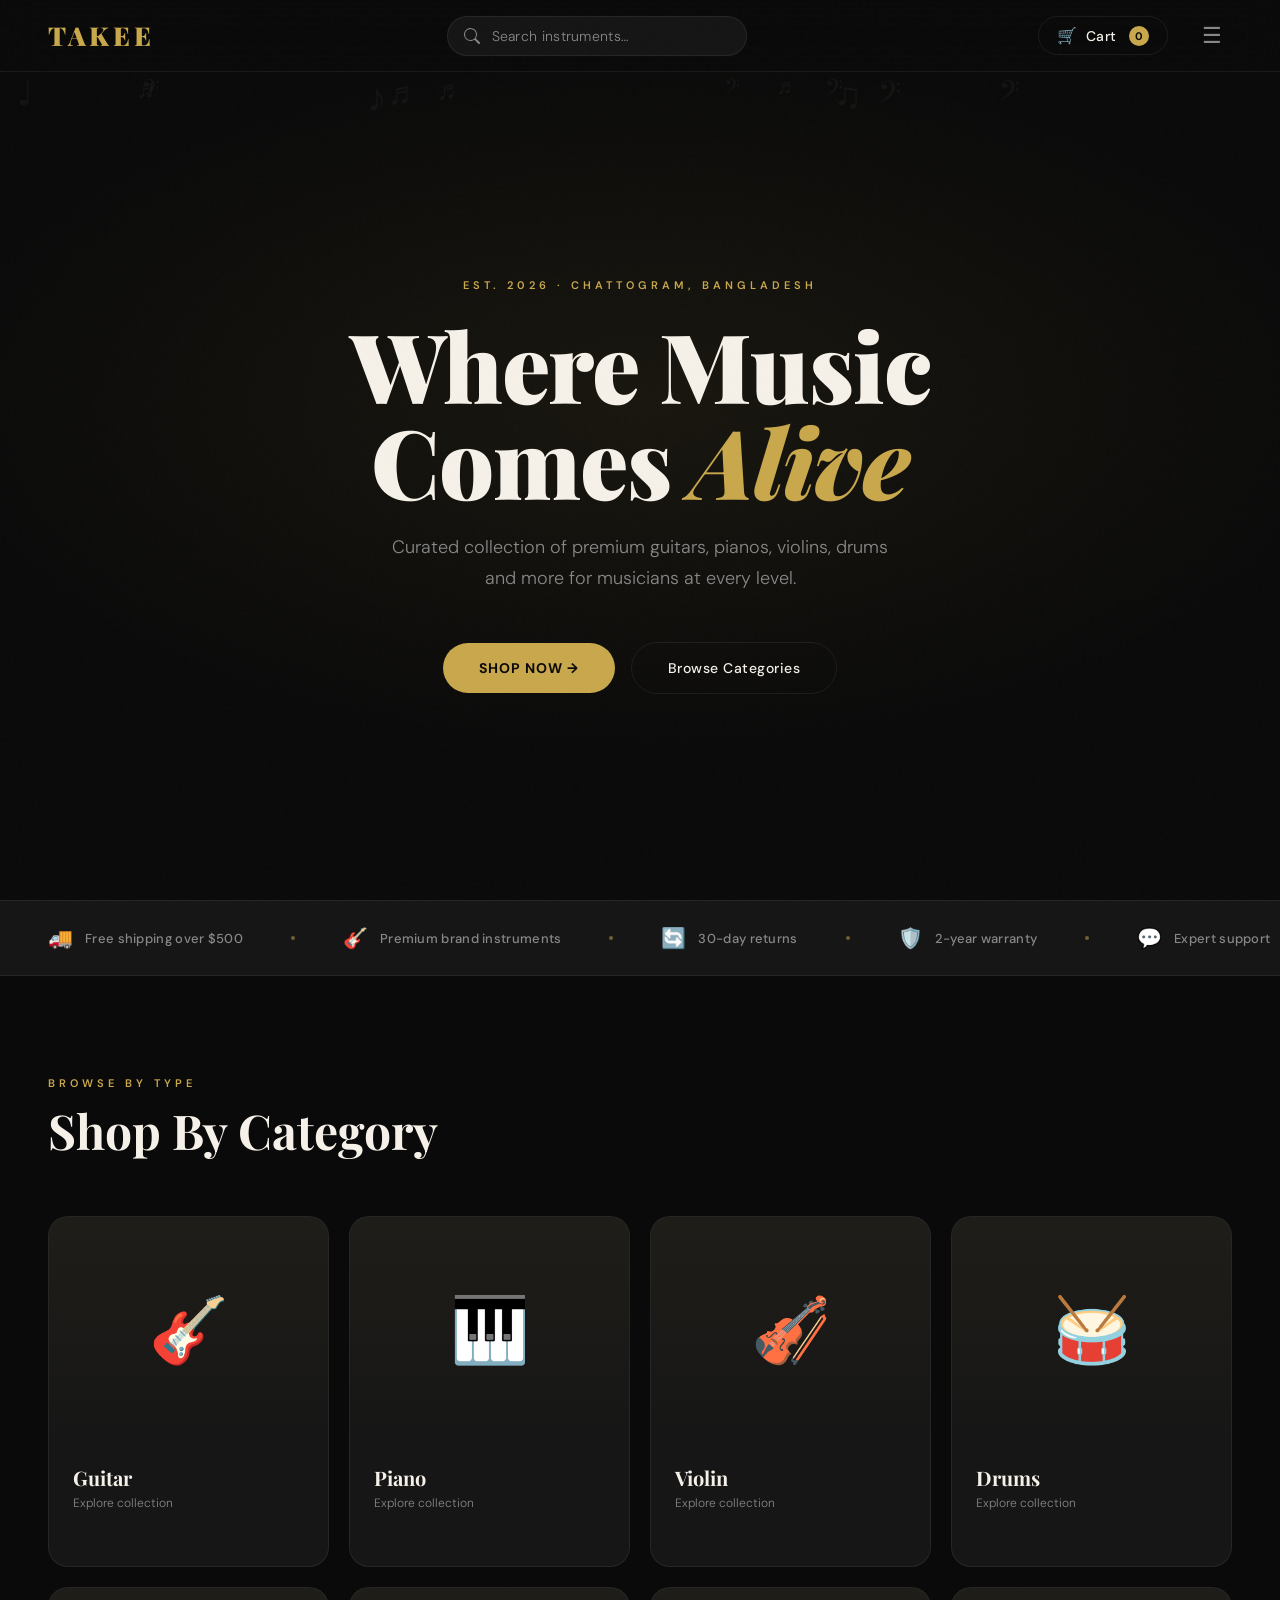
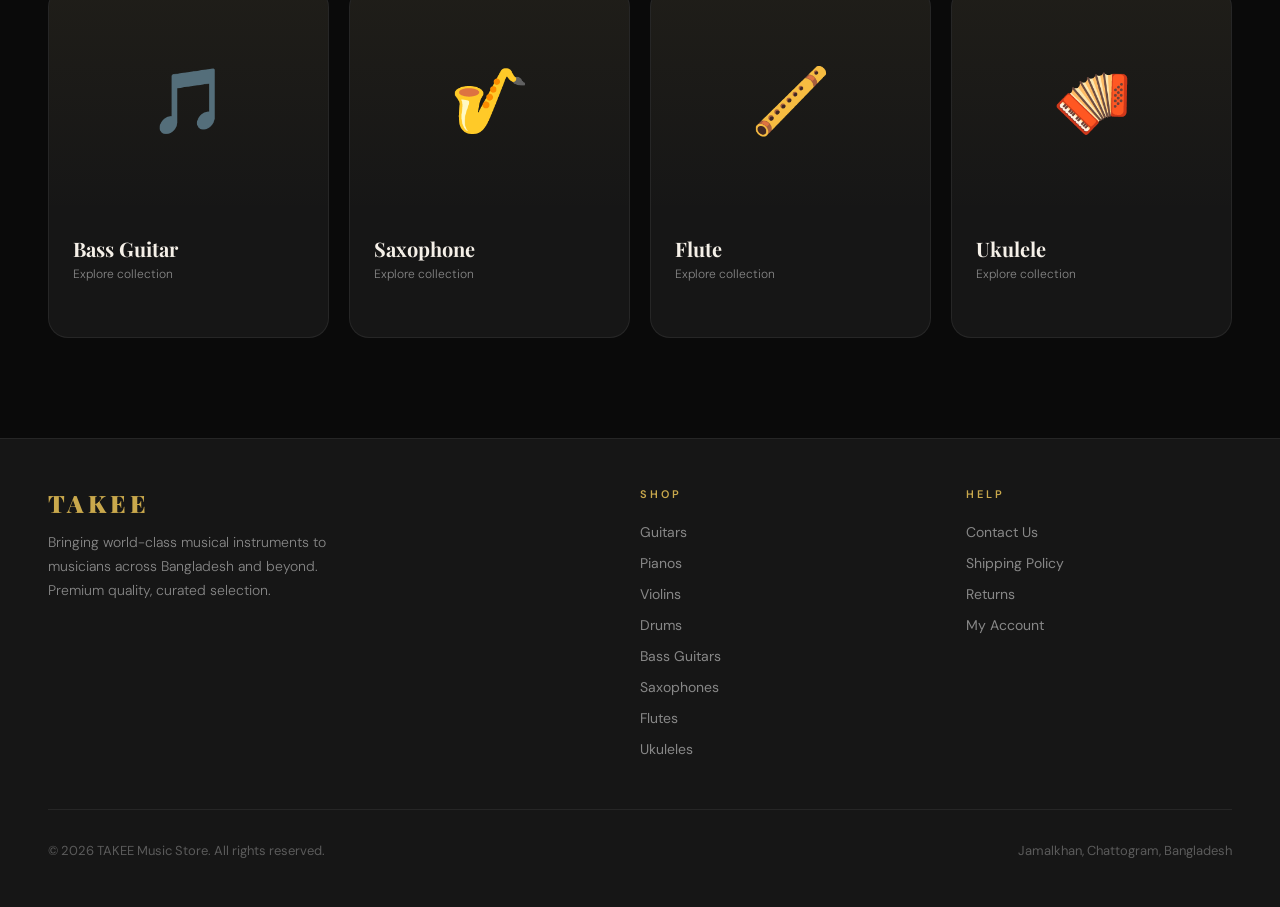
<file: index.html>
<!DOCTYPE html>
<html lang="en">
<head>
  <meta charset="UTF-8">
  <meta name="viewport" content="width=device-width, initial-scale=1.0">
  <title>TAKEE — Premium Musical Instruments</title>
  <link rel="stylesheet" href="css/style.css">
</head>
<body>

<!-- Navbar injected here by navbar-include.js -->
<div id="navbarMount"></div>

<!-- HERO -->
<section class="hero">
  <div class="hero-bg"></div>
  <div class="hero-notes" id="heroNotes"></div>

  <div class="hero-label">Est. 2026 · Chattogram, Bangladesh</div>
  <h1>Where Music<br>Comes <em>Alive</em></h1>
  <p>Curated collection of premium guitars, pianos, violins, drums and more for musicians at every level.</p>

  <div class="hero-cta">
    <button class="shop-btn" onclick="navigate('products.html')">Shop Now →</button>
    <button class="btn-ghost" onclick="document.getElementById('categories').scrollIntoView({behavior:'smooth'})">Browse Categories</button>
  </div>
</section>

<!-- FEATURED STRIP -->
<div class="featured-strip">
  <div class="strip-item"><span class="strip-icon">🚚</span><span class="strip-text">Free shipping over $500</span></div>
  <div class="strip-divider"></div>
  <div class="strip-item"><span class="strip-icon">🎸</span><span class="strip-text">Premium brand instruments</span></div>
  <div class="strip-divider"></div>
  <div class="strip-item"><span class="strip-icon">🔄</span><span class="strip-text">30-day returns</span></div>
  <div class="strip-divider"></div>
  <div class="strip-item"><span class="strip-icon">🛡️</span><span class="strip-text">2-year warranty</span></div>
  <div class="strip-divider"></div>
  <div class="strip-item"><span class="strip-icon">💬</span><span class="strip-text">Expert support</span></div>
</div>

<!-- CATEGORIES -->
<section class="category-section" id="categories">
  <div class="section-header">
    <div class="section-label">Browse by type</div>
    <h2 class="section-title">Shop By Category</h2>
  </div>

  <div class="category-grid" id="categoryGridHome">
    <!-- Injected by JS below so icons/links are consistent -->
  </div>
</section>

<!-- FOOTER -->
<footer>
  <div class="footer-grid">
    <div class="footer-brand">
      <h3>TAKEE</h3>
      <p>Bringing world-class musical instruments to musicians across Bangladesh and beyond. Premium quality, curated selection.</p>
    </div>
    <div class="footer-col">
      <h4>Shop</h4>
      <ul>
        <li><a href="javascript:void(0)" onclick="navigate('products.html?category=guitar')">Guitars</a></li>
        <li><a href="javascript:void(0)" onclick="navigate('products.html?category=piano')">Pianos</a></li>
        <li><a href="javascript:void(0)" onclick="navigate('products.html?category=violin')">Violins</a></li>
        <li><a href="javascript:void(0)" onclick="navigate('products.html?category=drum')">Drums</a></li>
        <li><a href="javascript:void(0)" onclick="navigate('products.html?category=bass')">Bass Guitars</a></li>
        <li><a href="javascript:void(0)" onclick="navigate('products.html?category=saxophone')">Saxophones</a></li>
        <li><a href="javascript:void(0)" onclick="navigate('products.html?category=flute')">Flutes</a></li>
        <li><a href="javascript:void(0)" onclick="navigate('products.html?category=ukulele')">Ukuleles</a></li>
      </ul>
    </div>
    <div class="footer-col">
      <h4>Help</h4>
      <ul>
        <li><a href="javascript:void(0)" onclick="navigate('contact.html')">Contact Us</a></li>
        <li><a href="javascript:void(0)">Shipping Policy</a></li>
        <li><a href="javascript:void(0)">Returns</a></li>
        <li><a href="javascript:void(0)" onclick="navigate('login.html')">My Account</a></li>
      </ul>
    </div>
  </div>
  <div class="footer-bottom">
    <span>© 2026 TAKEE Music Store. All rights reserved.</span>
    <span>Jamalkhan, Chattogram, Bangladesh</span>
  </div>
</footer>

<div class="toast" id="toast">
  <span class="toast-icon">✅</span>
  <span id="toastMsg">Added to cart!</span>
</div>

<script src="js/navbar-include.js"></script>
<script src="js/products.js"></script>
<script src="js/cart.js"></script>
<script src="js/navbar.js"></script>
<script>
  // Build category grid from categoryMeta
  const catGrid = document.getElementById('categoryGridHome');
  Object.entries(categoryMeta).forEach(([key, meta]) => {
    const card = document.createElement('div');
    card.className = 'category-card';
    card.innerHTML = `
      <div class="category-overlay"></div>
      <div class="category-icon">${meta.icon}</div>
      <div class="category-info"><h3>${meta.label}</h3><p>Explore collection</p></div>`;
    card.onclick = () => navigate('products.html?category=' + key);
    catGrid.appendChild(card);
  });

  // Floating music notes
  const notes = ['♩','♪','♫','♬','𝄞','𝄢'];
  const noteContainer = document.getElementById('heroNotes');
  for (let i = 0; i < 12; i++) {
    const el = document.createElement('span');
    el.className = 'note';
    el.textContent = notes[Math.floor(Math.random() * notes.length)];
    el.style.left = Math.random() * 100 + '%';
    el.style.animationDuration = (10 + Math.random() * 15) + 's';
    el.style.animationDelay = Math.random() * 10 + 's';
    el.style.fontSize = (16 + Math.random() * 24) + 'px';
    noteContainer.appendChild(el);
  }
</script>
</body>
</html>
</file>
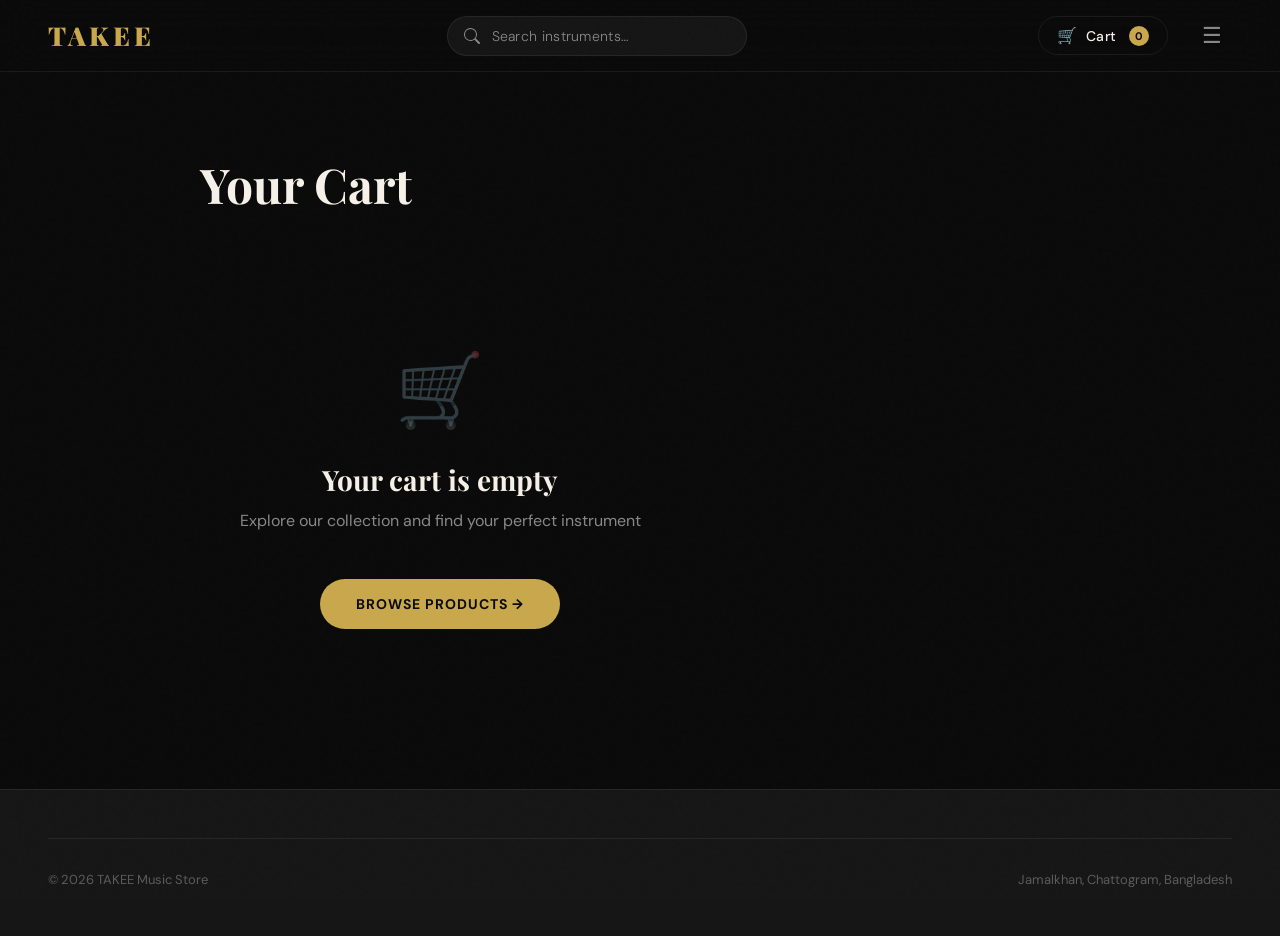
<file: cart.html>
<!DOCTYPE html>
<html lang="en">
<head>
  <meta charset="UTF-8">
  <meta name="viewport" content="width=device-width, initial-scale=1.0">
  <title>Cart — TAKEE Music Store</title>
  <link rel="stylesheet" href="css/style.css">
</head>
<body>

<div id="navbarMount"></div>

<section class="cart-page">
  <h1>Your Cart</h1>

  <div class="cart-layout">
    <div id="cartItemsContainer"></div>

    <div class="cart-summary" id="cartSummary">
      <h2>Order Summary</h2>
      <div class="summary-row">
        <span>Subtotal</span>
        <span id="subtotalPrice">$0</span>
      </div>
      <div class="summary-row">
        <span>Shipping</span>
        <span id="shippingCost">Free</span>
      </div>
      <div class="summary-row total">
        <span>Total</span>
        <span id="totalPrice">$0</span>
      </div>
      <button class="add-cart" onclick="proceedCheckout()">Proceed to Checkout →</button>
      <button class="add-cart secondary" onclick="clearCart()">Clear Cart</button>
    </div>
  </div>
</section>

<footer>
  <div class="footer-bottom" style="max-width:1300px;margin:0 auto">
    <span>© 2026 TAKEE Music Store</span>
    <span>Jamalkhan, Chattogram, Bangladesh</span>
  </div>
</footer>

<div class="toast" id="toast">
  <span class="toast-icon">🗑️</span>
  <span id="toastMsg">Item removed</span>
</div>

<script src="js/navbar-include.js"></script>
<script src="js/products.js"></script>
<script src="js/cart.js"></script>
<script src="js/navbar.js"></script>
</body>
</html>
</file>
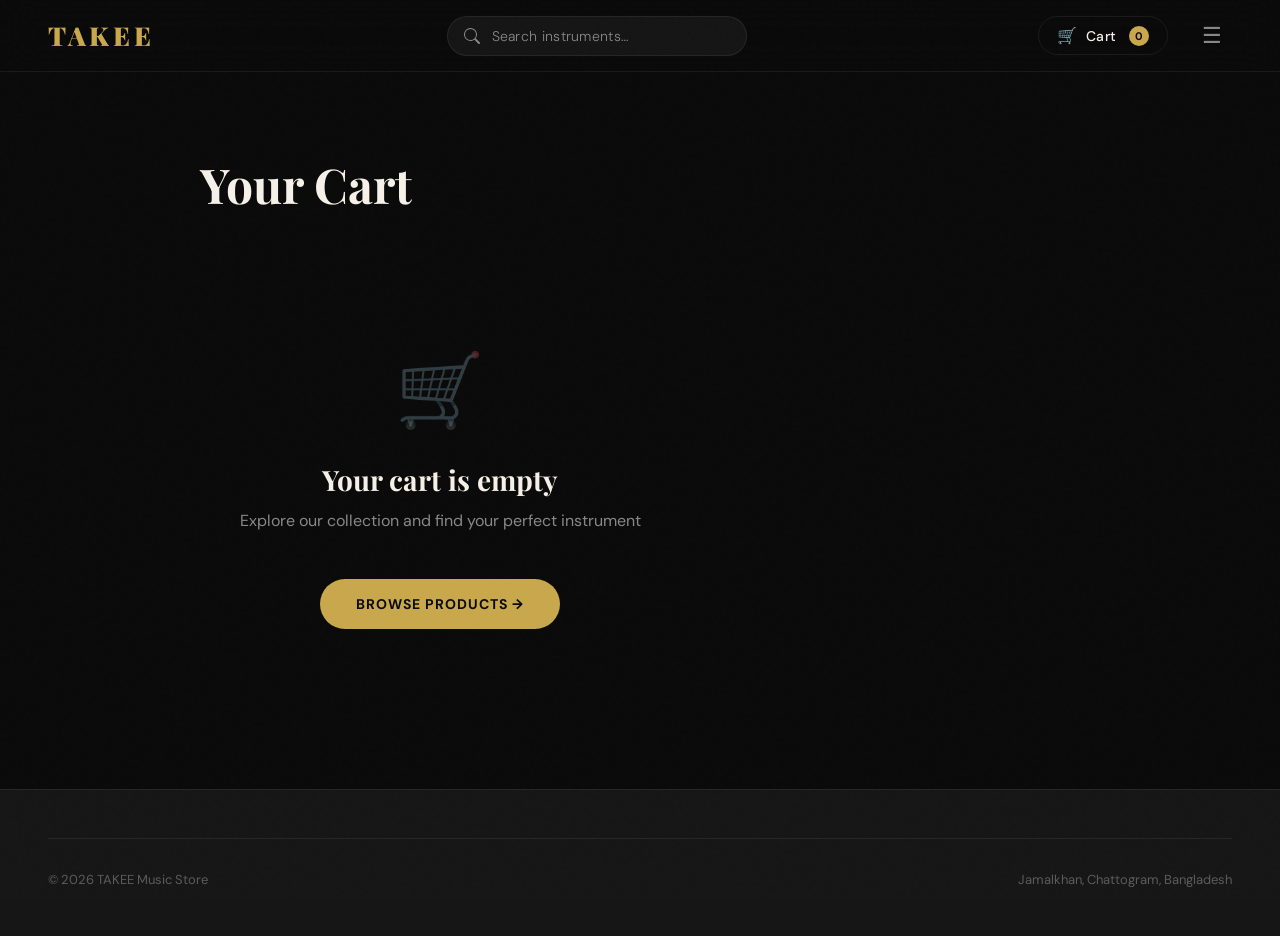
<file: checkout.html>
<!DOCTYPE html>
<html lang="en">
<head>
  <meta charset="UTF-8">
  <meta name="viewport" content="width=device-width, initial-scale=1.0">
  <title>Checkout — TAKEE Music Store</title>
  <link rel="stylesheet" href="css/style.css">
</head>
<body>

<div id="navbarMount"></div>

<section class="checkout-page">
  <h1>Checkout</h1>

  <div class="checkout-grid">
    <div>
      <div class="checkout-section">
        <h2>Shipping Information</h2>
        <div class="form-row">
          <div class="form-group">
            <label>First Name</label>
            <input type="text" id="chkFirstName" placeholder="John" autocomplete="given-name">
          </div>
          <div class="form-group">
            <label>Last Name</label>
            <input type="text" id="chkLastName" placeholder="Doe" autocomplete="family-name">
          </div>
        </div>
        <div class="form-group full">
          <label>Email Address</label>
          <input type="email" id="chkEmail" placeholder="you@example.com" autocomplete="email">
        </div>
        <div class="form-group full">
          <label>Street Address</label>
          <input type="text" id="chkAddress" placeholder="123 Main Street" autocomplete="street-address">
        </div>
        <div class="form-row">
          <div class="form-group">
            <label>City</label>
            <input type="text" id="chkCity" placeholder="Chattogram" autocomplete="address-level2">
          </div>
          <div class="form-group">
            <label>Phone</label>
            <input type="tel" id="chkPhone" placeholder="+880 1700 000000" autocomplete="tel">
          </div>
        </div>
      </div>

      <div class="checkout-section">
        <h2>Payment Method</h2>
        <div style="display:flex;flex-direction:column;gap:12px">
          <label style="display:flex;align-items:center;gap:12px;padding:16px;border:1px solid var(--border);border-radius:var(--radius);cursor:pointer;transition:0.2s" onmouseover="this.style.borderColor='var(--gold)'" onmouseout="this.style.borderColor='var(--border)'">
            <input type="radio" name="payment" value="cod" checked style="accent-color:var(--gold)">
            <span>💵</span>
            <div><div style="font-weight:500;font-size:14px">Cash on Delivery</div><div style="font-size:12px;color:var(--muted)">Pay when your order arrives</div></div>
          </label>
          <label style="display:flex;align-items:center;gap:12px;padding:16px;border:1px solid var(--border);border-radius:var(--radius);cursor:pointer;transition:0.2s" onmouseover="this.style.borderColor='var(--gold)'" onmouseout="this.style.borderColor='var(--border)'">
            <input type="radio" name="payment" value="bkash" style="accent-color:var(--gold)">
            <span>📱</span>
            <div><div style="font-weight:500;font-size:14px">bKash</div><div style="font-size:12px;color:var(--muted)">Mobile payment</div></div>
          </label>
          <label style="display:flex;align-items:center;gap:12px;padding:16px;border:1px solid var(--border);border-radius:var(--radius);cursor:pointer;transition:0.2s" onmouseover="this.style.borderColor='var(--gold)'" onmouseout="this.style.borderColor='var(--border)'">
            <input type="radio" name="payment" value="card" style="accent-color:var(--gold)">
            <span>💳</span>
            <div><div style="font-weight:500;font-size:14px">Credit / Debit Card</div><div style="font-size:12px;color:var(--muted)">Visa, Mastercard accepted</div></div>
          </label>
        </div>
      </div>

      <button onclick="placeOrder()" class="add-cart"
        style="width:100%;justify-content:center;padding:18px;font-size:15px;border-radius:var(--radius)">
        Confirm Order ✓
      </button>
    </div>

    <div class="order-summary-box">
      <h2>Order Summary</h2>
      <div id="orderSummary"></div>
      <div style="width:100%;height:1px;background:var(--border);margin:16px 0"></div>
      <div class="summary-row"><span>Subtotal</span><span id="subtotalDisplay">$0</span></div>
      <div class="summary-row"><span>Shipping</span><span>Free</span></div>
      <div class="summary-row total"><span>Total</span><span id="totalPrice">$0</span></div>
    </div>
  </div>
</section>

<footer>
  <div class="footer-bottom" style="max-width:1300px;margin:0 auto">
    <span>© 2026 TAKEE Music Store</span>
    <span>Jamalkhan, Chattogram, Bangladesh</span>
  </div>
</footer>

<script src="js/navbar-include.js"></script>
<script src="js/products.js"></script>
<script src="js/navbar.js"></script>
<script>
  // Auth guard
  const loggedUser = JSON.parse(localStorage.getItem('loggedUser') || localStorage.getItem('user') || 'null');
  if (!loggedUser) { sessionStorage.setItem('loginRedirect','checkout.html'); window.location.href='login.html'; }

  // Pre-fill from account
  if (loggedUser) {
    const fn = document.getElementById('chkFirstName');
    const em = document.getElementById('chkEmail');
    if (fn && loggedUser.firstName) fn.value = loggedUser.firstName;
    if (em && loggedUser.email)     em.value = loggedUser.email;
    const ln = document.getElementById('chkLastName');
    if (ln && loggedUser.lastName)  ln.value = loggedUser.lastName;
  }

  const cart = JSON.parse(localStorage.getItem('cart') || '[]');
  if (cart.length === 0) { window.location.href = 'cart.html'; }

  const container = document.getElementById('orderSummary');
  let total = 0;
  cart.forEach(item => {
    total += item.price;
    const icon = (typeof getCatIcon==='function') ? getCatIcon(item.category) : '🎵';
    const fallback=`data:image/svg+xml,%3Csvg xmlns='http://www.w3.org/2000/svg' width='52' height='40'%3E%3Crect width='52' height='40' fill='%23161616'/%3E%3Ctext x='50%25' y='50%25' dominant-baseline='middle' text-anchor='middle' font-size='20'%3E${encodeURIComponent(icon)}%3C/text%3E%3C/svg%3E`;
    container.innerHTML += `
      <div class="order-item">
        <img src="${item.image}" alt="${item.name}" onerror="this.onerror=null;this.src='${fallback}'">
        <div class="order-item-info">
          <div class="order-item-name">${item.name}</div>
          <div class="order-item-cat">${item.category}</div>
        </div>
        <div class="order-item-price">$${item.price.toLocaleString()}</div>
      </div>`;
  });
  document.getElementById('totalPrice').textContent    = '$' + total.toLocaleString();
  document.getElementById('subtotalDisplay').textContent = '$' + total.toLocaleString();

  function placeOrder() {
    const firstName = document.getElementById('chkFirstName').value.trim();
    const email     = document.getElementById('chkEmail').value.trim();
    const address   = document.getElementById('chkAddress').value.trim();
    if (!firstName || !email || !address) {
      alert('Please fill in First Name, Email, and Address.'); return;
    }
    localStorage.removeItem('cart');
    window.location.href = 'order-success.html';
  }
</script>
</body>
</html>
</file>
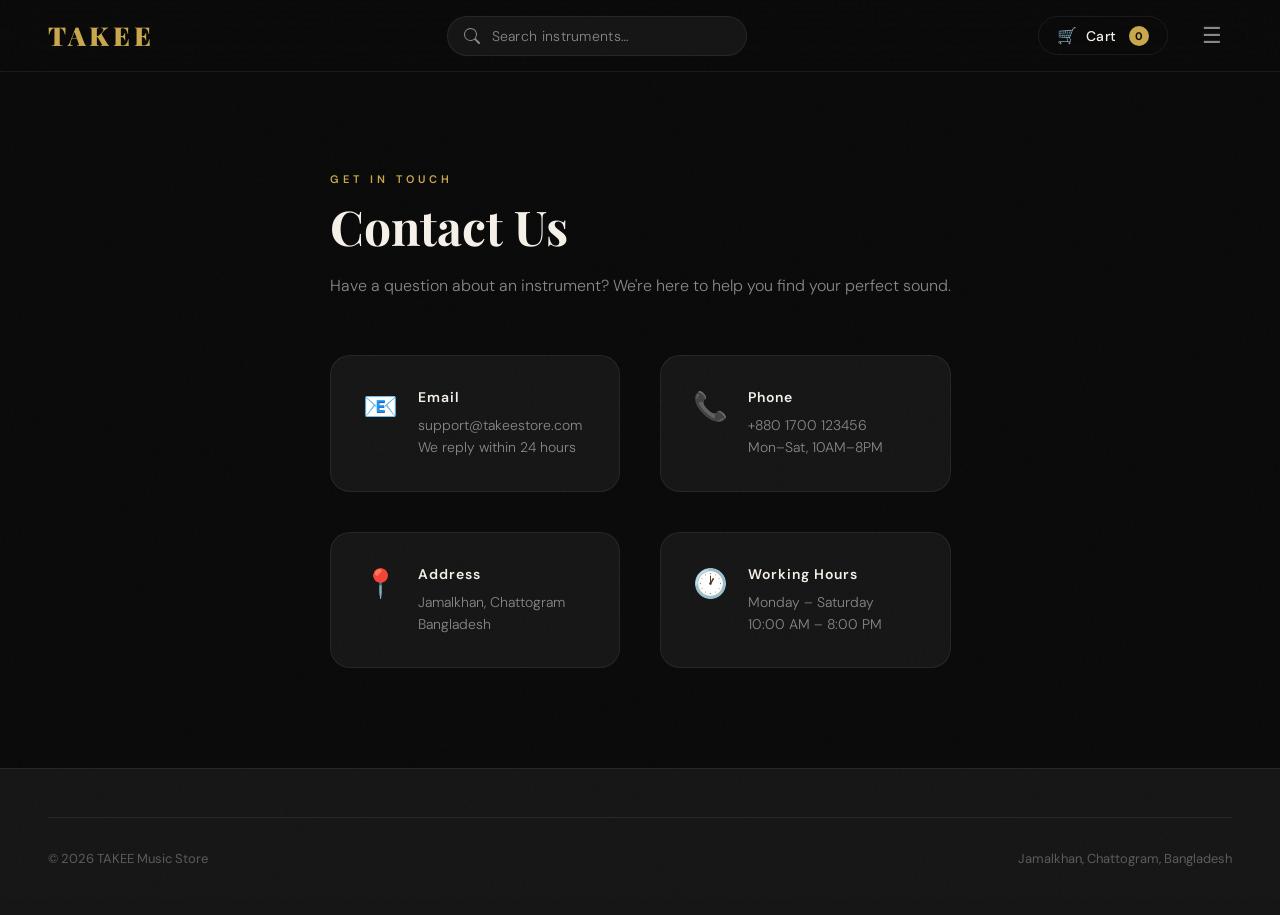
<file: contact.html>
<!DOCTYPE html>
<html lang="en">
<head>
  <meta charset="UTF-8">
  <meta name="viewport" content="width=device-width, initial-scale=1.0">
  <title>Contact — TAKEE Music Store</title>
  <link rel="stylesheet" href="css/style.css">
</head>
<body>

<div id="navbarMount"></div>

<section class="contact-page">
  <div class="section-label">Get in Touch</div>
  <h1 class="section-title">Contact Us</h1>
  <p style="color:var(--muted);font-size:16px;font-weight:300;margin-top:16px;line-height:1.7">
    Have a question about an instrument? We're here to help you find your perfect sound.
  </p>

  <div class="contact-grid">
    <div class="contact-card">
      <div class="contact-icon">📧</div>
      <div class="contact-info">
        <h3>Email</h3>
        <p>support@takeestore.com<br>We reply within 24 hours</p>
      </div>
    </div>
    <div class="contact-card">
      <div class="contact-icon">📞</div>
      <div class="contact-info">
        <h3>Phone</h3>
        <p>+880 1700 123456<br>Mon–Sat, 10AM–8PM</p>
      </div>
    </div>
    <div class="contact-card">
      <div class="contact-icon">📍</div>
      <div class="contact-info">
        <h3>Address</h3>
        <p>Jamalkhan, Chattogram<br>Bangladesh</p>
      </div>
    </div>
    <div class="contact-card">
      <div class="contact-icon">🕐</div>
      <div class="contact-info">
        <h3>Working Hours</h3>
        <p>Monday – Saturday<br>10:00 AM – 8:00 PM</p>
      </div>
    </div>
  </div>
</section>

<footer>
  <div class="footer-bottom" style="max-width:1300px;margin:0 auto">
    <span>© 2026 TAKEE Music Store</span>
    <span>Jamalkhan, Chattogram, Bangladesh</span>
  </div>
</footer>

<div class="toast" id="toast">
  <span class="toast-icon">✅</span>
  <span id="toastMsg"></span>
</div>

<script src="js/navbar-include.js"></script>
<script src="js/navbar.js"></script>
</body>
</html>
</file>
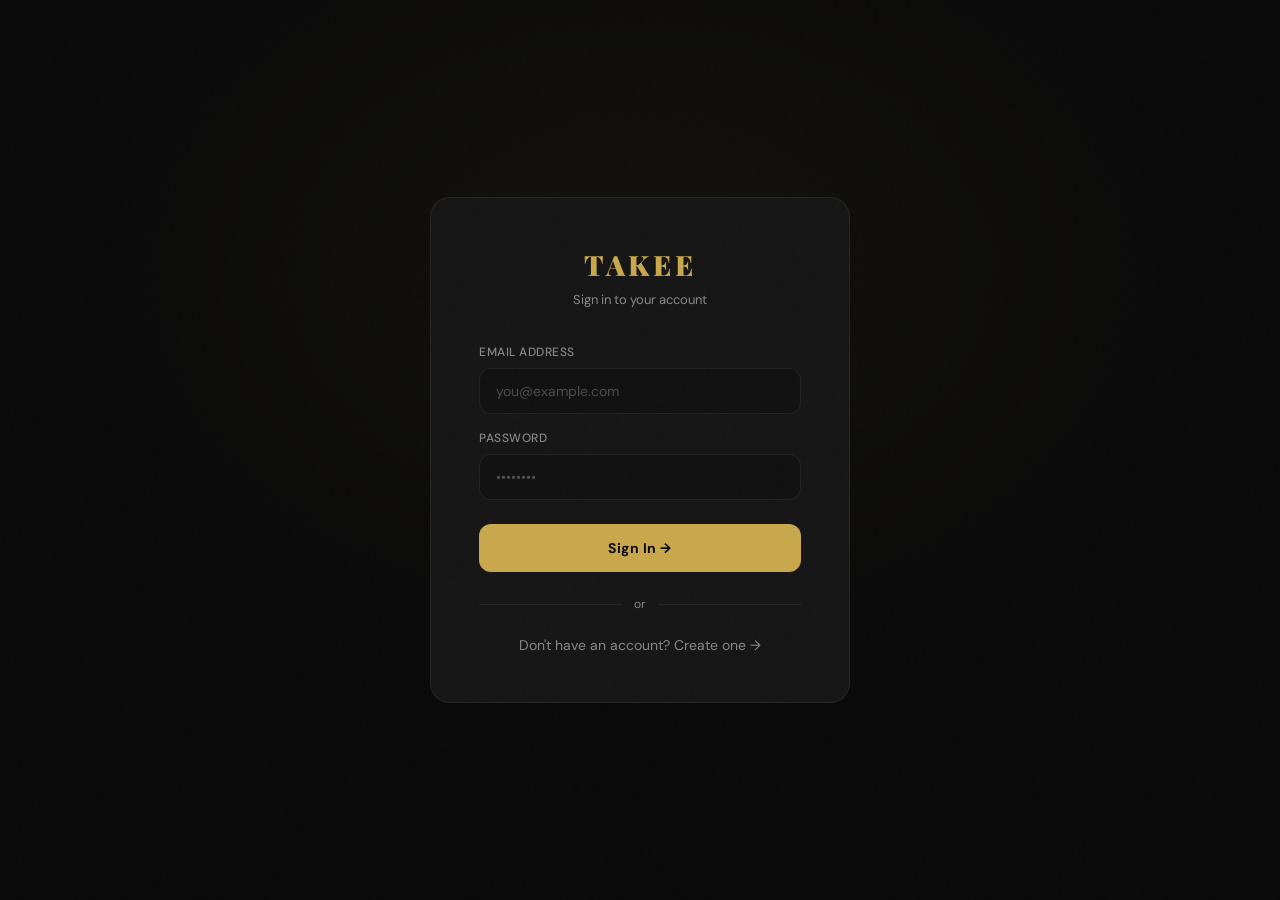
<file: login.html>
<!DOCTYPE html>
<html lang="en">
<head>
  <meta charset="UTF-8">
  <meta name="viewport" content="width=device-width, initial-scale=1.0">
  <title>Login — TAKEE Music Store</title>
  <link rel="stylesheet" href="css/style.css">
</head>
<body>
<div class="auth-page">
  <div class="auth-box">
    <div class="auth-logo">TAKEE</div>
    <div class="auth-subtitle">Sign in to your account</div>

    <!-- autocomplete="off" on the form prevents browser from filling username into email -->
    <div autocomplete="off">
      <div class="form-group">
        <label>Email Address</label>
        <input id="loginEmail" type="email" placeholder="you@example.com" autocomplete="email">
      </div>

      <div class="form-group">
        <label>Password</label>
        <input id="loginPassword" type="password" placeholder="••••••••" autocomplete="current-password">
      </div>
    </div>

    <button onclick="loginUser()" class="add-cart">Sign In →</button>

    <div class="auth-divider"><span>or</span></div>

    <div class="auth-footer">
      Don't have an account?
      <span class="auth-link" onclick="navigate('signup.html')">Create one →</span>
    </div>
  </div>
</div>

<script src="js/auth.js"></script>
</body>
</html>
</file>
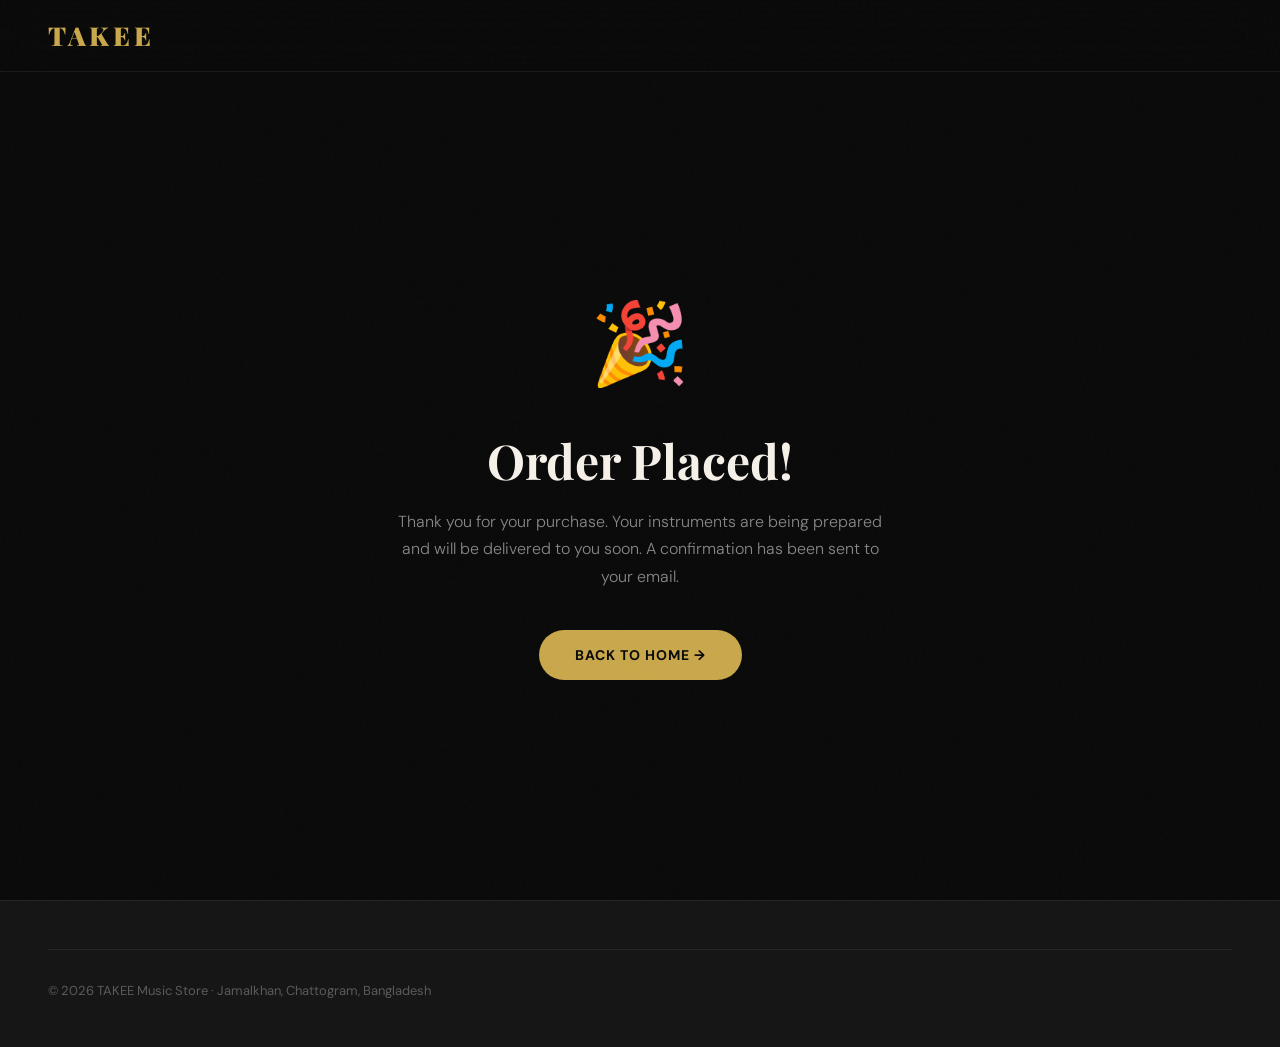
<file: order-success.html>
<!DOCTYPE html>
<html lang="en">
<head>
  <meta charset="UTF-8">
  <meta name="viewport" content="width=device-width, initial-scale=1.0">
  <title>Order Placed — TAKEE Music Store</title>
  <link rel="stylesheet" href="css/style.css">
</head>
<body>

<header class="navbar">
  <a href="index.html" class="logo">TAKEE</a>
</header>

<section class="success-page">
  <div class="success-box">
    <div class="success-icon">🎉</div>
    <h1>Order Placed!</h1>
    <p>
      Thank you for your purchase. Your instruments are being prepared and will be delivered to you soon. A confirmation has been sent to your email.
    </p>
    <a href="index.html" class="shop-btn">Back to Home →</a>
  </div>
</section>

<footer>
  <div class="footer-bottom" style="max-width:1300px;margin:0 auto;text-align:center">
    <span>© 2026 TAKEE Music Store · Jamalkhan, Chattogram, Bangladesh</span>
  </div>
</footer>
</body>
</html>
</file>
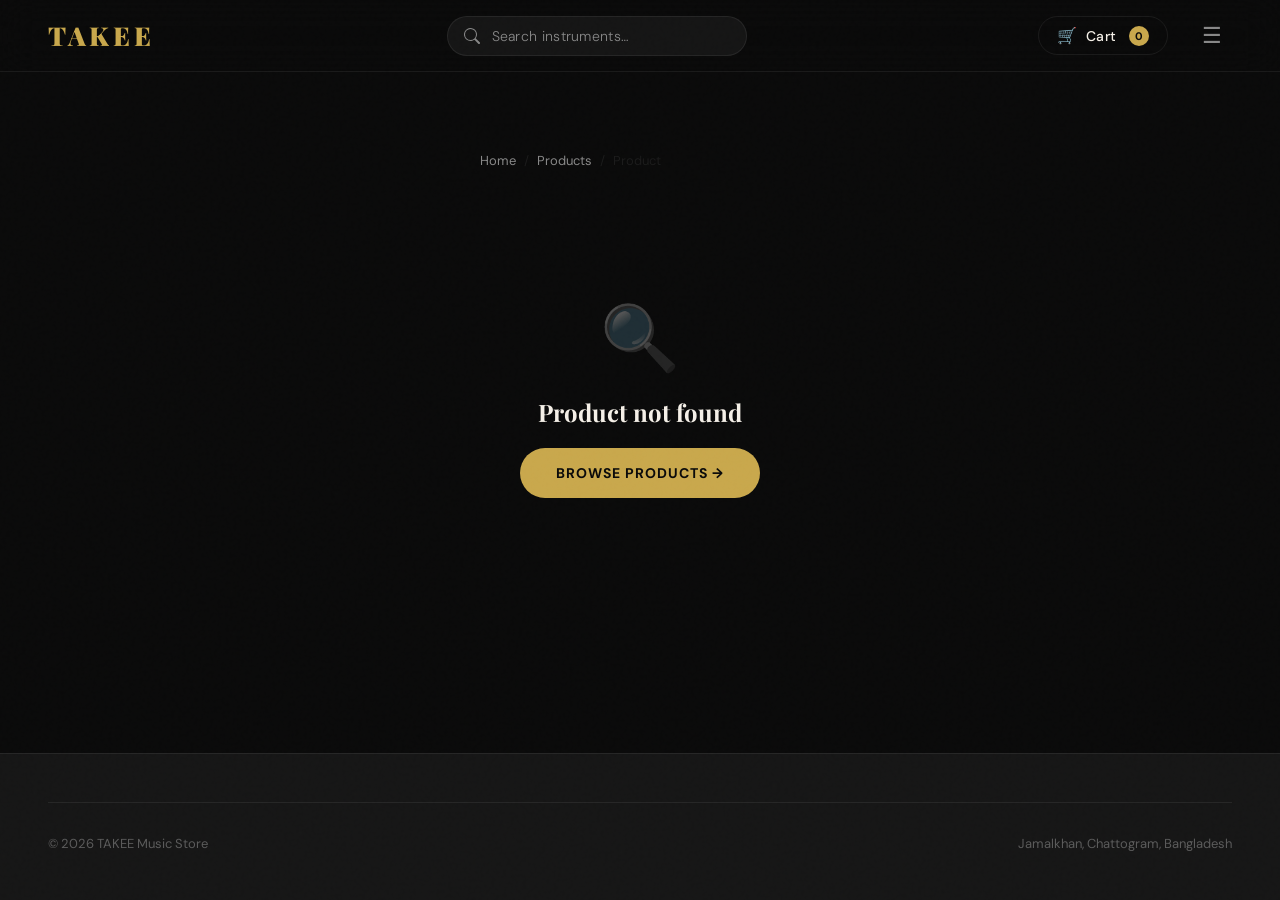
<file: product.html>
<!DOCTYPE html>
<html lang="en">
<head>
  <meta charset="UTF-8">
  <meta name="viewport" content="width=device-width, initial-scale=1.0">
  <title>Product — TAKEE Music Store</title>
  <link rel="stylesheet" href="css/style.css">
</head>
<body>

<div id="navbarMount"></div>

<section class="product-page">
  <div class="breadcrumb">
    <a href="javascript:void(0)" onclick="navigate('index.html')">Home</a>
    <span>/</span>
    <a href="javascript:void(0)" onclick="navigate('products.html')">Products</a>
    <span>/</span>
    <span id="breadcrumbName">Product</span>
  </div>

  <div class="product-detail">
    <div class="product-gallery">
      <img id="productImage" src="" alt="Product">
    </div>

    <div class="product-info">
      <div class="product-category" id="productCategory"></div>
      <h1 id="productName"></h1>
      <div class="product-rating" id="productRating"></div>
      <div class="price-tag" id="productPrice"></div>

      <div class="product-divider"></div>

      <p class="product-description">
        Premium musical instrument from the TAKEE curated collection. Built for professionals and beginners alike, this instrument delivers exceptional tone, playability, and craftsmanship that stands the test of time.
      </p>

      <div class="product-specs">
        <div class="spec-item">
          <div class="spec-label">Category</div>
          <div class="spec-value" id="specCategory">—</div>
        </div>
        <div class="spec-item">
          <div class="spec-label">Rating</div>
          <div class="spec-value" id="specRating">—</div>
        </div>
        <div class="spec-item">
          <div class="spec-label">Condition</div>
          <div class="spec-value">Brand New</div>
        </div>
        <div class="spec-item">
          <div class="spec-label">Warranty</div>
          <div class="spec-value">2 Years</div>
        </div>
      </div>

      <div class="product-divider"></div>

      <div class="product-actions-row">
        <button id="addCartBtn" class="add-cart">Add to Cart 🛒</button>
        <button class="add-cart secondary" onclick="navigate('products.html')">← Back</button>
      </div>
    </div>
  </div>
</section>

<footer>
  <div class="footer-bottom" style="max-width:1300px;margin:0 auto">
    <span>© 2026 TAKEE Music Store</span>
    <span>Jamalkhan, Chattogram, Bangladesh</span>
  </div>
</footer>

<div class="toast" id="toast">
  <span class="toast-icon">✅</span>
  <span id="toastMsg">Added to cart!</span>
</div>

<script src="js/navbar-include.js"></script>
<script src="js/products.js"></script>
<script src="js/cart.js"></script>
<script src="js/navbar.js"></script>
<script>
  const params  = new URLSearchParams(window.location.search);
  const id      = parseInt(params.get('id'));
  const product = products.find(p => p.id === id);

  if (product) {
    document.title = product.name + ' — TAKEE';
    const icon  = getCatIcon(product.category);
    const label = getCatLabel(product.category);
    const fallback = `data:image/svg+xml,%3Csvg xmlns='http://www.w3.org/2000/svg' width='600' height='600' viewBox='0 0 600 600'%3E%3Crect width='600' height='600' fill='%23161616'/%3E%3Ctext x='50%25' y='42%25' dominant-baseline='middle' text-anchor='middle' font-size='140'%3E${encodeURIComponent(icon)}%3C/text%3E%3Ctext x='50%25' y='66%25' dominant-baseline='middle' text-anchor='middle' font-size='22' fill='%23666' font-family='sans-serif'%3E${encodeURIComponent(product.name)}%3C/text%3E%3C/svg%3E`;

    const img = document.getElementById('productImage');
    img.src = product.image;
    img.alt = product.name;
    img.onerror = function(){ this.onerror=null; this.src=fallback; };

    document.getElementById('productName').textContent     = product.name;
    document.getElementById('productCategory').textContent = icon + ' ' + label;
    document.getElementById('productRating').textContent   = '⭐'.repeat(product.rating) + ` (${product.rating}/5)`;
    document.getElementById('productPrice').textContent    = '$' + product.price.toLocaleString();
    document.getElementById('breadcrumbName').textContent  = product.name;
    document.getElementById('specCategory').textContent    = label;
    document.getElementById('specRating').textContent      = product.rating + '/5 stars';
    document.getElementById('addCartBtn').onclick          = () => addToCart(product.id);
  } else {
    document.querySelector('.product-detail').innerHTML = `
      <div style="grid-column:1/-1;text-align:center;padding:80px 40px">
        <div style="font-size:64px;margin-bottom:16px;opacity:0.3">🔍</div>
        <h2 style="font-family:'Playfair Display',serif;margin-bottom:12px">Product not found</h2>
        <button class="shop-btn" onclick="navigate('products.html')" style="border:none;cursor:pointer;margin-top:8px">Browse Products →</button>
      </div>`;
  }
</script>
</body>
</html>
</file>
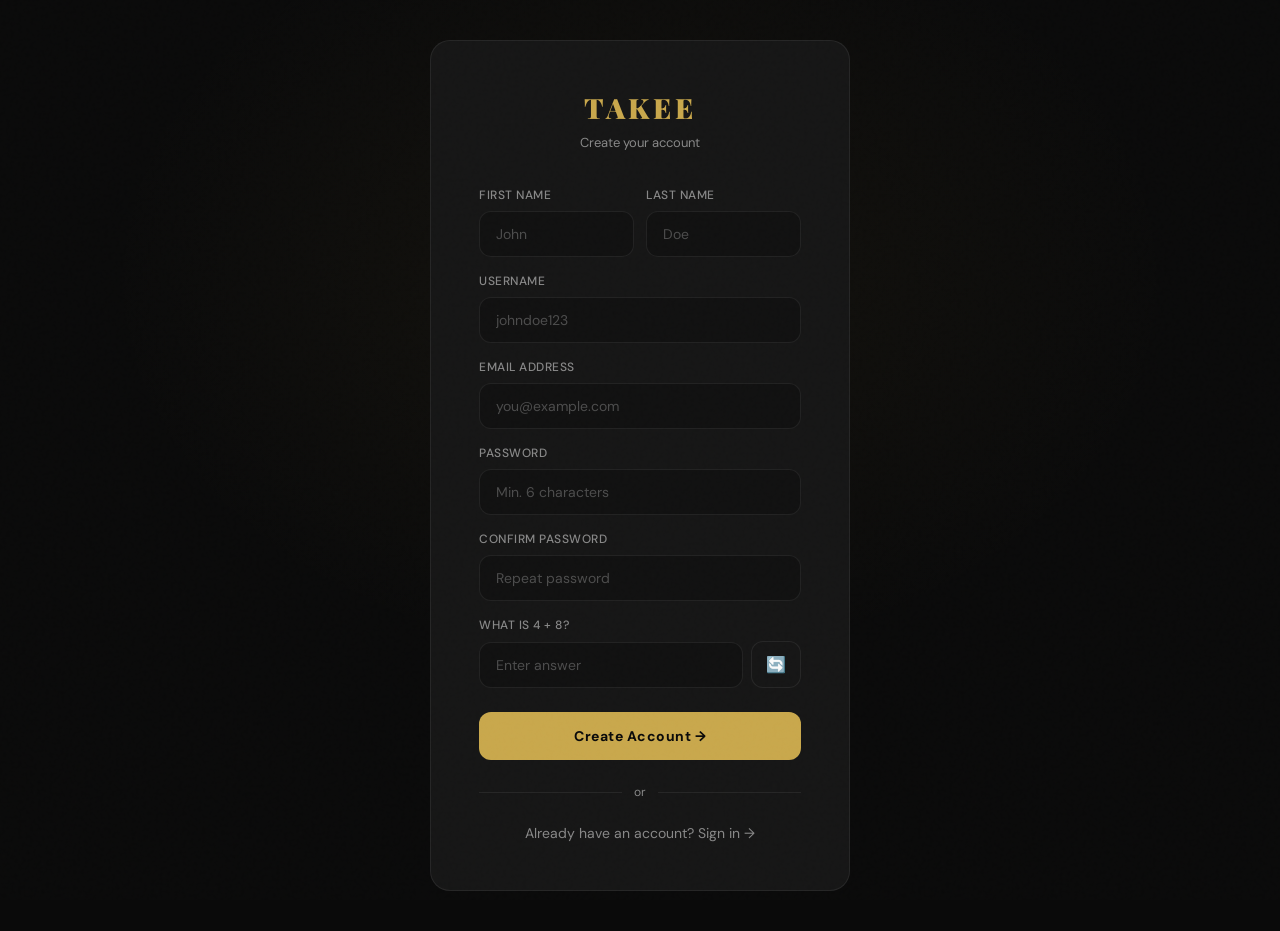
<file: signup.html>
<!DOCTYPE html>
<html lang="en">
<head>
  <meta charset="UTF-8">
  <meta name="viewport" content="width=device-width, initial-scale=1.0">
  <title>Sign Up — TAKEE Music Store</title>
  <link rel="stylesheet" href="css/style.css">
</head>
<body>
<div class="auth-page">
  <div class="auth-box">
    <div class="auth-logo">TAKEE</div>
    <div class="auth-subtitle">Create your account</div>

    <!-- Key fix: autocomplete="off" at the wrapper level prevents browser autofill chaos -->
    <div autocomplete="off">

      <div style="display:grid;grid-template-columns:1fr 1fr;gap:12px">
        <div class="form-group">
          <label>First Name</label>
          <input id="firstName" type="text" placeholder="John" autocomplete="given-name">
        </div>
        <div class="form-group">
          <label>Last Name</label>
          <input id="lastName" type="text" placeholder="Doe" autocomplete="family-name">
        </div>
      </div>

      <!-- id="signupUsername" (not "username") prevents browser mapping email into this field -->
      <div class="form-group">
        <label>Username</label>
        <input id="signupUsername" type="text" placeholder="johndoe123" autocomplete="nickname">
      </div>

      <!-- id="signupEmail" (not "email") prevents conflict with browser autofill -->
      <div class="form-group">
        <label>Email Address</label>
        <input id="signupEmail" type="email" placeholder="you@example.com" autocomplete="email">
      </div>

      <div class="form-group">
        <label>Password</label>
        <input id="signupPassword" type="password" placeholder="Min. 6 characters" autocomplete="new-password">
      </div>

      <div class="form-group">
        <label>Confirm Password</label>
        <input id="confirmPassword" type="password" placeholder="Repeat password" autocomplete="new-password">
      </div>

      <!-- Dynamic captcha: question is injected by auth.js generateCaptcha() -->
      <div class="form-group">
        <label id="captchaLabel">Loading captcha...</label>
        <div style="display:flex;gap:8px;align-items:center">
          <input id="captchaInput" type="text" placeholder="Enter answer" autocomplete="off"
            style="flex:1">
          <button type="button" onclick="generateCaptcha()" title="New question"
            style="background:var(--card);border:1px solid var(--border);color:var(--muted);
                   padding:12px 14px;border-radius:var(--radius);cursor:pointer;font-size:16px;
                   transition:0.2s;flex-shrink:0"
            onmouseover="this.style.borderColor='var(--gold)';this.style.color='var(--gold)'"
            onmouseout="this.style.borderColor='var(--border)';this.style.color='var(--muted)'">
            🔄
          </button>
        </div>
      </div>

    </div><!-- end autocomplete="off" wrapper -->

    <button onclick="signupUser()" class="add-cart">Create Account →</button>

    <div class="auth-divider"><span>or</span></div>

    <div class="auth-footer">
      Already have an account?
      <span class="auth-link" onclick="navigate('login.html')">Sign in →</span>
    </div>
  </div>
</div>

<script src="js/auth.js"></script>
</body>
</html>
</file>
<file: css/style.css>
/* =========================
   GOOGLE FONTS
========================= */
@import url('https://fonts.googleapis.com/css2?family=Playfair+Display:ital,wght@0,400;0,700;0,900;1,400&family=DM+Sans:wght@300;400;500;600&display=swap');

/* =========================
   CSS VARIABLES
========================= */
:root {
  --black: #0a0a0a;
  --dark: #111111;
  --card: #161616;
  --border: rgba(255,255,255,0.07);
  --gold: #c9a84c;
  --gold-light: #e8c97a;
  --gold-glow: rgba(201,168,76,0.15);
  --white: #f5f0e8;
  --muted: #888888;
  --accent: #c9a84c;
  --radius: 12px;
  --radius-lg: 20px;
  --transition: 0.3s cubic-bezier(0.4, 0, 0.2, 1);
}

/* =========================
   GLOBAL RESET
========================= */
*, *::before, *::after {
  margin: 0;
  padding: 0;
  box-sizing: border-box;
}

html { scroll-behavior: smooth; }

body {
  font-family: 'DM Sans', sans-serif;
  background: var(--black);
  color: var(--white);
  min-height: 100vh;
  display: flex;
  flex-direction: column;
  -webkit-font-smoothing: antialiased;
}

a { text-decoration: none; color: inherit; }
img { display: block; }
button { font-family: inherit; cursor: pointer; }
input { font-family: inherit; }

/* =========================
   GRAIN OVERLAY
========================= */
body::before {
  content: '';
  position: fixed;
  inset: 0;
  background-image: url("data:image/svg+xml,%3Csvg viewBox='0 0 256 256' xmlns='http://www.w3.org/2000/svg'%3E%3Cfilter id='noise'%3E%3CfeTurbulence type='fractalNoise' baseFrequency='0.9' numOctaves='4' stitchTiles='stitch'/%3E%3C/filter%3E%3Crect width='100%25' height='100%25' filter='url(%23noise)' opacity='0.04'/%3E%3C/svg%3E");
  pointer-events: none;
  z-index: 9999;
  opacity: 0.4;
}

/* =========================
   NAVBAR
========================= */
.navbar {
  display: flex;
  justify-content: space-between;
  align-items: center;
  padding: 0 48px;
  height: 72px;
  background: rgba(10,10,10,0.9);
  backdrop-filter: blur(20px);
  -webkit-backdrop-filter: blur(20px);
  border-bottom: 1px solid var(--border);
  position: sticky;
  top: 0;
  z-index: 1000;
  transition: var(--transition);
}

.navbar.scrolled {
  background: rgba(10,10,10,0.98);
  box-shadow: 0 4px 40px rgba(0,0,0,0.6);
}

.logo {
  font-family: 'Playfair Display', serif;
  font-size: 26px;
  font-weight: 900;
  letter-spacing: 4px;
  color: var(--gold);
  text-transform: uppercase;
  cursor: pointer;
  transition: var(--transition);
}

.logo:hover { color: var(--gold-light); }

.nav-center { flex: 1; display: flex; justify-content: center; }

.search-bar {
  background: rgba(255,255,255,0.05);
  border: 1px solid var(--border);
  color: var(--white);
  padding: 10px 20px 10px 44px;
  border-radius: 50px;
  width: 300px;
  font-size: 14px;
  font-weight: 300;
  letter-spacing: 0.3px;
  transition: var(--transition);
  outline: none;
  background-image: url("data:image/svg+xml,%3Csvg xmlns='http://www.w3.org/2000/svg' width='16' height='16' fill='%23888' viewBox='0 0 16 16'%3E%3Cpath d='M11.742 10.344a6.5 6.5 0 1 0-1.397 1.398h-.001c.03.04.062.078.098.115l3.85 3.85a1 1 0 0 0 1.415-1.414l-3.85-3.85a1.007 1.007 0 0 0-.115-.1zM12 6.5a5.5 5.5 0 1 1-11 0 5.5 5.5 0 0 1 11 0z'/%3E%3C/svg%3E");
  background-repeat: no-repeat;
  background-position: 16px center;
}

.search-bar::placeholder { color: var(--muted); }

.search-bar:focus {
  border-color: var(--gold);
  background-color: rgba(201,168,76,0.05);
  box-shadow: 0 0 0 3px var(--gold-glow);
  width: 340px;
}

.nav-right {
  display: flex;
  align-items: center;
  gap: 24px;
}

.cart-link {
  display: flex;
  align-items: center;
  gap: 8px;
  color: var(--white);
  font-size: 14px;
  font-weight: 500;
  letter-spacing: 0.5px;
  padding: 8px 18px;
  border: 1px solid var(--border);
  border-radius: 50px;
  transition: var(--transition);
}

.cart-link:hover {
  border-color: var(--gold);
  color: var(--gold);
  background: var(--gold-glow);
}

.cart-link .cart-icon { font-size: 16px; }

#cartCount {
  background: var(--gold);
  color: var(--black);
  font-size: 11px;
  font-weight: 700;
  width: 20px;
  height: 20px;
  border-radius: 50%;
  display: inline-flex;
  align-items: center;
  justify-content: center;
}

.menu-icon {
  font-size: 22px;
  cursor: pointer;
  color: var(--muted);
  transition: var(--transition);
  width: 40px;
  height: 40px;
  display: flex;
  align-items: center;
  justify-content: center;
  border-radius: 8px;
}

.menu-icon:hover {
  color: var(--gold);
  background: var(--gold-glow);
}

/* =========================
   DROPDOWN MENU
========================= */
.dropdown-menu {
  position: fixed;
  right: 24px;
  top: 80px;
  background: #1a1a1a;
  border: 1px solid var(--border);
  border-radius: var(--radius-lg);
  display: none;
  flex-direction: column;
  min-width: 200px;
  overflow: hidden;
  box-shadow: 0 20px 60px rgba(0,0,0,0.7);
  animation: dropIn 0.2s ease;
  z-index: 999;
}

@keyframes dropIn {
  from { opacity: 0; transform: translateY(-10px); }
  to { opacity: 1; transform: translateY(0); }
}

.dropdown-menu.open { display: flex; }

.menu-user {
  padding: 16px 20px;
  border-bottom: 1px solid var(--border);
  background: rgba(201,168,76,0.05);
}

#usernameBtn {
  background: var(--gold);
  color: var(--black);
  border: none;
  padding: 6px 16px;
  border-radius: 50px;
  font-size: 13px;
  font-weight: 600;
  letter-spacing: 0.5px;
}

.dropdown-menu a {
  padding: 14px 20px;
  color: var(--muted);
  border-bottom: 1px solid var(--border);
  font-size: 14px;
  font-weight: 400;
  letter-spacing: 0.3px;
  transition: var(--transition);
  display: flex;
  align-items: center;
  gap: 10px;
}

.dropdown-menu a:last-child { border-bottom: none; }

.dropdown-menu a:hover {
  color: var(--gold);
  background: var(--gold-glow);
  padding-left: 24px;
}

/* =========================
   HERO SECTION
========================= */
.hero {
  position: relative;
  min-height: calc(100vh - 72px);
  display: flex;
  flex-direction: column;
  align-items: center;
  justify-content: center;
  text-align: center;
  padding: 80px 40px;
  overflow: hidden;
}

.hero-bg {
  position: absolute;
  inset: 0;
  background: radial-gradient(ellipse 80% 60% at 50% 40%, rgba(201,168,76,0.08) 0%, transparent 70%);
  pointer-events: none;
}

.hero-bg::after {
  content: '';
  position: absolute;
  bottom: 0;
  left: 0;
  right: 0;
  height: 200px;
  background: linear-gradient(to top, var(--black), transparent);
}

.hero-label {
  font-size: 11px;
  font-weight: 600;
  letter-spacing: 4px;
  text-transform: uppercase;
  color: var(--gold);
  margin-bottom: 24px;
  opacity: 0;
  animation: fadeUp 0.8s ease 0.2s forwards;
}

.hero h1 {
  font-family: 'Playfair Display', serif;
  font-size: clamp(52px, 8vw, 96px);
  font-weight: 900;
  line-height: 1.0;
  letter-spacing: -1px;
  color: var(--white);
  margin-bottom: 24px;
  opacity: 0;
  animation: fadeUp 0.8s ease 0.4s forwards;
}

.hero h1 em {
  font-style: italic;
  color: var(--gold);
}

.hero p {
  font-size: 18px;
  font-weight: 300;
  color: var(--muted);
  max-width: 500px;
  line-height: 1.7;
  margin-bottom: 48px;
  opacity: 0;
  animation: fadeUp 0.8s ease 0.6s forwards;
}

.hero-cta {
  display: flex;
  gap: 16px;
  align-items: center;
  opacity: 0;
  animation: fadeUp 0.8s ease 0.8s forwards;
}

.shop-btn {
  display: inline-flex;
  align-items: center;
  gap: 10px;
  padding: 16px 36px;
  background: var(--gold);
  color: var(--black);
  border-radius: 50px;
  font-size: 14px;
  font-weight: 700;
  letter-spacing: 1px;
  text-transform: uppercase;
  transition: var(--transition);
  border: none;
  position: relative;
  overflow: hidden;
}

.shop-btn::before {
  content: '';
  position: absolute;
  top: 0; left: -100%;
  width: 100%; height: 100%;
  background: linear-gradient(90deg, transparent, rgba(255,255,255,0.2), transparent);
  transition: 0.5s;
}

.shop-btn:hover::before { left: 100%; }

.shop-btn:hover {
  background: var(--gold-light);
  transform: translateY(-2px);
  box-shadow: 0 12px 40px rgba(201,168,76,0.4);
}

.btn-ghost {
  display: inline-flex;
  align-items: center;
  gap: 10px;
  padding: 16px 36px;
  background: transparent;
  color: var(--white);
  border: 1px solid var(--border);
  border-radius: 50px;
  font-size: 14px;
  font-weight: 500;
  letter-spacing: 0.5px;
  transition: var(--transition);
  cursor: pointer;
}

.btn-ghost:hover {
  border-color: var(--gold);
  color: var(--gold);
  background: var(--gold-glow);
}

@keyframes fadeUp {
  from { opacity: 0; transform: translateY(30px); }
  to { opacity: 1; transform: translateY(0); }
}

/* Floating notes decoration */
.hero-notes {
  position: absolute;
  inset: 0;
  pointer-events: none;
  overflow: hidden;
}

.note {
  position: absolute;
  font-size: 24px;
  opacity: 0.04;
  animation: float linear infinite;
}

@keyframes float {
  0% { transform: translateY(100vh) rotate(0deg); opacity: 0; }
  10% { opacity: 0.04; }
  90% { opacity: 0.04; }
  100% { transform: translateY(-100px) rotate(360deg); opacity: 0; }
}

/* =========================
   SECTION TITLES
========================= */
.section-label {
  font-size: 11px;
  font-weight: 600;
  letter-spacing: 4px;
  text-transform: uppercase;
  color: var(--gold);
  margin-bottom: 12px;
}

.section-title {
  font-family: 'Playfair Display', serif;
  font-size: clamp(32px, 4vw, 48px);
  font-weight: 700;
  color: var(--white);
  line-height: 1.2;
}

/* =========================
   CATEGORY SECTION
========================= */
.category-section {
  padding: 100px 48px;
  max-width: 1300px;
  margin: 0 auto;
  width: 100%;
}

.category-section .section-header {
  margin-bottom: 56px;
}

.category-grid {
  display: grid;
  grid-template-columns: repeat(4, 1fr);
  gap: 20px;
}

.category-card {
  position: relative;
  aspect-ratio: 4/5;
  border-radius: var(--radius-lg);
  overflow: hidden;
  cursor: pointer;
  transition: var(--transition);
  background: var(--card);
  border: 1px solid var(--border);
}

.category-card:hover { transform: translateY(-8px); }

.category-card:hover .category-overlay { opacity: 1; }

.category-icon {
  font-size: 64px;
  display: flex;
  align-items: center;
  justify-content: center;
  height: 65%;
  background: linear-gradient(180deg, rgba(201,168,76,0.05) 0%, transparent 100%);
}

.category-info {
  padding: 20px 24px;
}

.category-info h3 {
  font-family: 'Playfair Display', serif;
  font-size: 20px;
  font-weight: 700;
  margin-bottom: 4px;
}

.category-info p {
  font-size: 12px;
  color: var(--muted);
  font-weight: 300;
}

.category-card a {
  position: absolute;
  inset: 0;
  display: flex;
  flex-direction: column;
  justify-content: flex-end;
}

.category-overlay {
  position: absolute;
  inset: 0;
  background: var(--gold-glow);
  border: 1px solid rgba(201,168,76,0.3);
  border-radius: var(--radius-lg);
  opacity: 0;
  transition: var(--transition);
  pointer-events: none;
}

/* =========================
   FEATURED STRIP
========================= */
.featured-strip {
  background: var(--card);
  border-top: 1px solid var(--border);
  border-bottom: 1px solid var(--border);
  padding: 24px 48px;
  display: flex;
  align-items: center;
  gap: 48px;
  overflow: hidden;
}

.strip-item {
  display: flex;
  align-items: center;
  gap: 12px;
  white-space: nowrap;
  flex-shrink: 0;
}

.strip-icon { font-size: 20px; }

.strip-text {
  font-size: 13px;
  font-weight: 500;
  letter-spacing: 0.3px;
  color: var(--muted);
}

.strip-divider {
  width: 4px;
  height: 4px;
  border-radius: 50%;
  background: var(--gold);
  flex-shrink: 0;
  opacity: 0.5;
}

/* =========================
   SHOP PAGE LAYOUT
========================= */
.shop-container {
  display: flex;
  gap: 32px;
  padding: 60px 48px;
  max-width: 1300px;
  margin: 0 auto;
  width: 100%;
}

/* =========================
   FILTER SIDEBAR
========================= */
.filters {
  width: 240px;
  flex-shrink: 0;
  height: fit-content;
  position: sticky;
  top: 96px;
}

.filter-section {
  background: var(--card);
  border: 1px solid var(--border);
  border-radius: var(--radius-lg);
  padding: 28px;
  margin-bottom: 16px;
}

.filter-section h3 {
  font-size: 11px;
  font-weight: 600;
  letter-spacing: 3px;
  text-transform: uppercase;
  color: var(--gold);
  margin-bottom: 20px;
}

.filters ul { list-style: none; }

.filters li {
  padding: 10px 14px;
  margin-bottom: 4px;
  border-radius: 8px;
  cursor: pointer;
  color: var(--muted);
  font-size: 14px;
  font-weight: 400;
  transition: var(--transition);
  display: flex;
  align-items: center;
  gap: 10px;
}

.filters li:hover {
  color: var(--gold);
  background: var(--gold-glow);
}

.filters li.active {
  color: var(--gold);
  background: var(--gold-glow);
  font-weight: 500;
}

.price-range-container { padding-top: 4px; }

.price-slider {
  width: 100%;
  -webkit-appearance: none;
  appearance: none;
  height: 3px;
  background: var(--border);
  border-radius: 3px;
  outline: none;
  margin-bottom: 14px;
}

.price-slider::-webkit-slider-thumb {
  -webkit-appearance: none;
  width: 18px;
  height: 18px;
  border-radius: 50%;
  background: var(--gold);
  cursor: pointer;
  box-shadow: 0 0 10px rgba(201,168,76,0.4);
}

.price-display {
  display: flex;
  justify-content: space-between;
  font-size: 13px;
  color: var(--muted);
}

.price-display span { color: var(--gold); font-weight: 600; }

/* =========================
   PRODUCT GRID
========================= */
.products-area { flex: 1; min-width: 0; }

.products-header {
  display: flex;
  align-items: center;
  justify-content: space-between;
  margin-bottom: 32px;
}

.products-count {
  font-size: 14px;
  color: var(--muted);
}

.products-count strong { color: var(--white); }

.product-grid {
  display: grid;
  grid-template-columns: repeat(3, 1fr);
  gap: 24px;
}

/* =========================
   PRODUCT CARD
========================= */
.product-card {
  background: var(--card);
  border: 1px solid var(--border);
  border-radius: var(--radius-lg);
  overflow: hidden;
  transition: var(--transition);
  position: relative;
  cursor: pointer;
}

.product-card:hover {
  transform: translateY(-6px);
  border-color: rgba(201,168,76,0.25);
  box-shadow: 0 24px 60px rgba(0,0,0,0.5);
}

.product-img-wrap {
  position: relative;
  overflow: hidden;
  aspect-ratio: 4/3;
  background: #111;
}

.product-card img {
  width: 100%;
  height: 100%;
  object-fit: cover;
  transition: 0.5s ease;
}

.product-card:hover img { transform: scale(1.06); }

.product-badge {
  position: absolute;
  top: 14px;
  left: 14px;
  background: var(--gold);
  color: var(--black);
  font-size: 10px;
  font-weight: 700;
  letter-spacing: 1px;
  text-transform: uppercase;
  padding: 4px 10px;
  border-radius: 50px;
}

.product-actions {
  position: absolute;
  top: 14px;
  right: 14px;
  display: flex;
  flex-direction: column;
  gap: 8px;
  opacity: 0;
  transform: translateX(10px);
  transition: var(--transition);
}

.product-card:hover .product-actions {
  opacity: 1;
  transform: translateX(0);
}

.action-btn {
  width: 36px;
  height: 36px;
  background: rgba(10,10,10,0.8);
  backdrop-filter: blur(8px);
  border: 1px solid var(--border);
  border-radius: 8px;
  display: flex;
  align-items: center;
  justify-content: center;
  font-size: 16px;
  cursor: pointer;
  transition: var(--transition);
  color: var(--white);
}

.action-btn:hover {
  border-color: var(--gold);
  color: var(--gold);
}

.product-body { padding: 20px; }

.product-category {
  font-size: 10px;
  font-weight: 600;
  letter-spacing: 3px;
  text-transform: uppercase;
  color: var(--gold);
  margin-bottom: 8px;
}

.product-card h3 {
  font-family: 'Playfair Display', serif;
  font-size: 17px;
  font-weight: 700;
  color: var(--white);
  margin-bottom: 8px;
  line-height: 1.3;
}

.product-rating {
  font-size: 12px;
  color: var(--gold);
  margin-bottom: 14px;
  letter-spacing: 1px;
}

.product-footer {
  display: flex;
  align-items: center;
  justify-content: space-between;
}

.product-price {
  font-size: 20px;
  font-weight: 600;
  color: var(--white);
}

.product-price sup {
  font-size: 13px;
  font-weight: 400;
  color: var(--muted);
  margin-right: 2px;
}

.add-cart {
  display: inline-flex;
  align-items: center;
  gap: 8px;
  padding: 10px 20px;
  background: var(--gold);
  color: var(--black);
  border: none;
  border-radius: 50px;
  font-size: 13px;
  font-weight: 700;
  letter-spacing: 0.5px;
  cursor: pointer;
  transition: var(--transition);
  font-family: inherit;
}

.add-cart:hover {
  background: var(--gold-light);
  transform: scale(1.04);
  box-shadow: 0 8px 24px rgba(201,168,76,0.35);
}

.add-cart.secondary {
  background: transparent;
  color: var(--white);
  border: 1px solid var(--border);
}

.add-cart.secondary:hover {
  border-color: var(--gold);
  color: var(--gold);
  background: var(--gold-glow);
  transform: none;
  box-shadow: none;
}

/* =========================
   PRODUCT DETAIL PAGE
========================= */
.product-page {
  max-width: 1200px;
  margin: 0 auto;
  padding: 80px 48px;
}

.breadcrumb {
  display: flex;
  align-items: center;
  gap: 8px;
  font-size: 13px;
  color: var(--muted);
  margin-bottom: 48px;
}

.breadcrumb a { transition: var(--transition); }
.breadcrumb a:hover { color: var(--gold); }
.breadcrumb span { color: var(--border); }

.product-detail {
  display: grid;
  grid-template-columns: 1fr 1fr;
  gap: 80px;
  align-items: start;
}

.product-gallery {
  position: sticky;
  top: 96px;
}

.product-detail img {
  width: 100%;
  aspect-ratio: 1;
  object-fit: cover;
  border-radius: var(--radius-lg);
  border: 1px solid var(--border);
}

.product-info h1 {
  font-family: 'Playfair Display', serif;
  font-size: 40px;
  font-weight: 700;
  line-height: 1.2;
  margin-bottom: 16px;
  color: var(--white);
}

.product-info .price-tag {
  font-size: 36px;
  font-weight: 300;
  color: var(--gold);
  margin-bottom: 28px;
  letter-spacing: -0.5px;
}

.product-divider {
  width: 100%;
  height: 1px;
  background: var(--border);
  margin: 28px 0;
}

.product-description {
  font-size: 15px;
  font-weight: 300;
  color: var(--muted);
  line-height: 1.8;
  margin-bottom: 32px;
}

.product-specs {
  display: grid;
  grid-template-columns: 1fr 1fr;
  gap: 12px;
  margin-bottom: 36px;
}

.spec-item {
  background: var(--card);
  border: 1px solid var(--border);
  border-radius: var(--radius);
  padding: 16px;
}

.spec-label {
  font-size: 10px;
  font-weight: 600;
  letter-spacing: 2px;
  text-transform: uppercase;
  color: var(--muted);
  margin-bottom: 6px;
}

.spec-value {
  font-size: 14px;
  font-weight: 500;
  color: var(--white);
}

.product-actions-row {
  display: flex;
  gap: 12px;
}

.product-actions-row .add-cart {
  flex: 1;
  justify-content: center;
  padding: 16px;
  font-size: 14px;
}

/* =========================
   CART PAGE
========================= */
.cart-page {
  max-width: 1100px;
  margin: 0 auto;
  padding: 80px 48px;
}

.cart-page h1 {
  font-family: 'Playfair Display', serif;
  font-size: 48px;
  font-weight: 700;
  margin-bottom: 48px;
}

.cart-layout {
  display: grid;
  grid-template-columns: 1fr 360px;
  gap: 40px;
  align-items: start;
}

.cart-items { display: flex; flex-direction: column; gap: 16px; }

.cart-item {
  display: grid;
  grid-template-columns: 100px 1fr auto;
  gap: 24px;
  align-items: center;
  background: var(--card);
  border: 1px solid var(--border);
  border-radius: var(--radius-lg);
  padding: 20px;
  transition: var(--transition);
}

.cart-item:hover { border-color: rgba(201,168,76,0.2); }

.cart-item img {
  width: 100px;
  height: 80px;
  object-fit: cover;
  border-radius: var(--radius);
}

.cart-item-info h3 {
  font-family: 'Playfair Display', serif;
  font-size: 18px;
  font-weight: 700;
  margin-bottom: 6px;
}

.cart-item-category {
  font-size: 11px;
  letter-spacing: 2px;
  text-transform: uppercase;
  color: var(--gold);
  margin-bottom: 8px;
}

.cart-item-price {
  font-size: 20px;
  font-weight: 600;
  color: var(--gold);
}

.cart-item-remove {
  background: none;
  border: 1px solid var(--border);
  color: var(--muted);
  width: 36px;
  height: 36px;
  border-radius: 8px;
  cursor: pointer;
  font-size: 18px;
  display: flex;
  align-items: center;
  justify-content: center;
  transition: var(--transition);
}

.cart-item-remove:hover {
  border-color: #ff4444;
  color: #ff4444;
  background: rgba(255,68,68,0.1);
}

.cart-summary {
  background: var(--card);
  border: 1px solid var(--border);
  border-radius: var(--radius-lg);
  padding: 32px;
  position: sticky;
  top: 96px;
}

.cart-summary h2 {
  font-family: 'Playfair Display', serif;
  font-size: 22px;
  font-weight: 700;
  margin-bottom: 28px;
  padding-bottom: 20px;
  border-bottom: 1px solid var(--border);
}

.summary-row {
  display: flex;
  justify-content: space-between;
  margin-bottom: 14px;
  font-size: 14px;
  color: var(--muted);
}

.summary-row.total {
  font-size: 18px;
  font-weight: 600;
  color: var(--white);
  padding-top: 14px;
  border-top: 1px solid var(--border);
  margin-top: 14px;
}

.summary-row.total span:last-child { color: var(--gold); }

.cart-summary .add-cart {
  width: 100%;
  justify-content: center;
  padding: 16px;
  font-size: 14px;
  margin-top: 24px;
  border-radius: var(--radius);
}

.cart-summary .add-cart.secondary { margin-top: 12px; }

.cart-empty {
  text-align: center;
  padding: 80px 40px;
  grid-column: 1 / -1;
}

.cart-empty-icon { font-size: 72px; margin-bottom: 24px; opacity: 0.3; }

.cart-empty h2 {
  font-family: 'Playfair Display', serif;
  font-size: 28px;
  margin-bottom: 12px;
}

.cart-empty p { color: var(--muted); margin-bottom: 32px; }

/* =========================
   CHECKOUT PAGE
========================= */
.checkout-page {
  max-width: 1000px;
  margin: 0 auto;
  padding: 80px 48px;
}

.checkout-page h1 {
  font-family: 'Playfair Display', serif;
  font-size: 48px;
  font-weight: 700;
  margin-bottom: 48px;
}

.checkout-grid {
  display: grid;
  grid-template-columns: 1fr 360px;
  gap: 40px;
}

.checkout-section {
  background: var(--card);
  border: 1px solid var(--border);
  border-radius: var(--radius-lg);
  padding: 32px;
  margin-bottom: 24px;
}

.checkout-section h2 {
  font-size: 11px;
  font-weight: 600;
  letter-spacing: 3px;
  text-transform: uppercase;
  color: var(--gold);
  margin-bottom: 24px;
}

.form-row {
  display: grid;
  grid-template-columns: 1fr 1fr;
  gap: 16px;
}

.form-group {
  display: flex;
  flex-direction: column;
  gap: 8px;
  margin-bottom: 16px;
}

.form-group.full { grid-column: 1 / -1; }

.form-group label {
  font-size: 12px;
  font-weight: 500;
  letter-spacing: 0.5px;
  color: var(--muted);
  text-transform: uppercase;
}

.form-group input,
.form-group select {
  background: var(--dark);
  border: 1px solid var(--border);
  color: var(--white);
  padding: 13px 16px;
  border-radius: var(--radius);
  font-size: 14px;
  outline: none;
  transition: var(--transition);
}

.form-group input::placeholder { color: rgba(136,136,136,0.5); }

.form-group input:focus,
.form-group select:focus {
  border-color: var(--gold);
  box-shadow: 0 0 0 3px var(--gold-glow);
}

.order-summary-box {
  background: var(--card);
  border: 1px solid var(--border);
  border-radius: var(--radius-lg);
  padding: 32px;
  height: fit-content;
  position: sticky;
  top: 96px;
}

.order-summary-box h2 {
  font-family: 'Playfair Display', serif;
  font-size: 20px;
  font-weight: 700;
  margin-bottom: 24px;
  padding-bottom: 20px;
  border-bottom: 1px solid var(--border);
}

#orderSummary {
  display: flex;
  flex-direction: column;
  gap: 14px;
  margin-bottom: 20px;
}

.order-item {
  display: flex;
  align-items: center;
  gap: 14px;
  font-size: 14px;
}

.order-item img {
  width: 52px;
  height: 40px;
  object-fit: cover;
  border-radius: 6px;
  border: 1px solid var(--border);
}

.order-item-info { flex: 1; }

.order-item-name {
  font-weight: 500;
  font-size: 13px;
  margin-bottom: 2px;
}

.order-item-cat {
  font-size: 11px;
  color: var(--muted);
}

.order-item-price {
  font-weight: 600;
  color: var(--gold);
  font-size: 14px;
}

/* =========================
   AUTH PAGES
========================= */
.auth-page {
  min-height: 100vh;
  display: flex;
  align-items: center;
  justify-content: center;
  padding: 40px 20px;
  background: radial-gradient(ellipse 70% 70% at 50% 30%, rgba(201,168,76,0.05) 0%, transparent 60%);
}

.auth-box {
  width: 100%;
  max-width: 420px;
  background: var(--card);
  border: 1px solid var(--border);
  border-radius: var(--radius-lg);
  padding: 48px;
  animation: fadeUp 0.5s ease;
}

.auth-logo {
  font-family: 'Playfair Display', serif;
  font-size: 28px;
  font-weight: 900;
  letter-spacing: 4px;
  color: var(--gold);
  text-transform: uppercase;
  text-align: center;
  margin-bottom: 8px;
}

.auth-subtitle {
  text-align: center;
  font-size: 13px;
  color: var(--muted);
  margin-bottom: 36px;
}

.auth-box h2 {
  font-family: 'Playfair Display', serif;
  font-size: 28px;
  font-weight: 700;
  text-align: center;
  margin-bottom: 32px;
}

.auth-box .form-group { margin-bottom: 16px; }

.auth-box input {
  background: var(--dark);
  border: 1px solid var(--border);
  color: var(--white);
  padding: 13px 16px;
  border-radius: var(--radius);
  font-size: 14px;
  width: 100%;
  outline: none;
  transition: var(--transition);
  font-family: inherit;
}

.auth-box input::placeholder { color: rgba(136,136,136,0.5); }

.auth-box input:focus {
  border-color: var(--gold);
  box-shadow: 0 0 0 3px var(--gold-glow);
}

.auth-box .add-cart {
  width: 100%;
  justify-content: center;
  padding: 15px;
  font-size: 14px;
  border-radius: var(--radius);
  margin-top: 8px;
}

.auth-footer {
  text-align: center;
  margin-top: 24px;
  font-size: 14px;
  color: var(--muted);
}

.auth-footer a {
  color: var(--gold);
  font-weight: 500;
  transition: var(--transition);
}

.auth-footer a:hover { color: var(--gold-light); }

.auth-divider {
  display: flex;
  align-items: center;
  gap: 12px;
  margin: 24px 0;
}

.auth-divider::before,
.auth-divider::after {
  content: '';
  flex: 1;
  height: 1px;
  background: var(--border);
}

.auth-divider span { font-size: 12px; color: var(--muted); }

/* =========================
   CONTACT PAGE
========================= */
.contact-page {
  max-width: 900px;
  margin: 0 auto;
  padding: 100px 48px;
}

.contact-grid {
  display: grid;
  grid-template-columns: 1fr 1fr;
  gap: 40px;
  margin-top: 56px;
}

.contact-card {
  background: var(--card);
  border: 1px solid var(--border);
  border-radius: var(--radius-lg);
  padding: 32px;
  display: flex;
  align-items: flex-start;
  gap: 20px;
  transition: var(--transition);
}

.contact-card:hover {
  border-color: rgba(201,168,76,0.25);
  background: rgba(201,168,76,0.03);
}

.contact-icon { font-size: 28px; }

.contact-info h3 {
  font-size: 14px;
  font-weight: 600;
  letter-spacing: 1px;
  color: var(--white);
  margin-bottom: 8px;
}

.contact-info p {
  font-size: 14px;
  color: var(--muted);
  font-weight: 300;
  line-height: 1.6;
}

/* =========================
   ORDER SUCCESS PAGE
========================= */
.success-page {
  min-height: calc(100vh - 72px);
  display: flex;
  align-items: center;
  justify-content: center;
  text-align: center;
  padding: 40px;
}

.success-box {
  max-width: 500px;
}

.success-icon {
  font-size: 80px;
  margin-bottom: 32px;
  animation: bounceIn 0.6s ease;
}

@keyframes bounceIn {
  0% { transform: scale(0); opacity: 0; }
  60% { transform: scale(1.1); }
  100% { transform: scale(1); opacity: 1; }
}

.success-box h1 {
  font-family: 'Playfair Display', serif;
  font-size: 48px;
  font-weight: 700;
  margin-bottom: 16px;
}

.success-box p {
  color: var(--muted);
  font-size: 16px;
  font-weight: 300;
  line-height: 1.7;
  margin-bottom: 40px;
}

/* =========================
   TOAST NOTIFICATION
========================= */
.toast {
  position: fixed;
  bottom: 32px;
  right: 32px;
  background: var(--card);
  border: 1px solid var(--gold);
  border-radius: var(--radius);
  padding: 16px 24px;
  display: flex;
  align-items: center;
  gap: 12px;
  font-size: 14px;
  font-weight: 500;
  box-shadow: 0 12px 40px rgba(0,0,0,0.6);
  z-index: 9000;
  transform: translateY(80px);
  opacity: 0;
  transition: 0.3s ease;
}

.toast.show {
  transform: translateY(0);
  opacity: 1;
}

.toast-icon { font-size: 18px; }

/* =========================
   FOOTER
========================= */
footer {
  margin-top: auto;
  background: var(--card);
  border-top: 1px solid var(--border);
  padding: 48px;
}

.footer-grid {
  max-width: 1300px;
  margin: 0 auto;
  display: grid;
  grid-template-columns: 2fr 1fr 1fr;
  gap: 60px;
  margin-bottom: 40px;
}

.footer-brand h3 {
  font-family: 'Playfair Display', serif;
  font-size: 24px;
  font-weight: 900;
  letter-spacing: 4px;
  color: var(--gold);
  text-transform: uppercase;
  margin-bottom: 12px;
}

.footer-brand p {
  font-size: 14px;
  color: var(--muted);
  font-weight: 300;
  line-height: 1.7;
  max-width: 280px;
}

.footer-col h4 {
  font-size: 11px;
  font-weight: 600;
  letter-spacing: 3px;
  text-transform: uppercase;
  color: var(--gold);
  margin-bottom: 20px;
}

.footer-col ul { list-style: none; }

.footer-col li {
  margin-bottom: 10px;
}

.footer-col a {
  font-size: 14px;
  color: var(--muted);
  transition: var(--transition);
}

.footer-col a:hover { color: var(--white); }

.footer-bottom {
  max-width: 1300px;
  margin: 0 auto;
  padding-top: 32px;
  border-top: 1px solid var(--border);
  display: flex;
  justify-content: space-between;
  align-items: center;
  font-size: 13px;
  color: rgba(136,136,136,0.6);
}

/* =========================
   RESPONSIVE
========================= */
@media (max-width: 1024px) {
  .category-grid { grid-template-columns: repeat(2, 1fr); }
  .product-grid { grid-template-columns: repeat(2, 1fr); }
  .product-detail { grid-template-columns: 1fr; gap: 40px; }
  .product-gallery { position: static; }
  .checkout-grid { grid-template-columns: 1fr; }
  .cart-layout { grid-template-columns: 1fr; }
  .footer-grid { grid-template-columns: 1fr 1fr; }
}

@media (max-width: 768px) {
  .navbar { padding: 0 20px; }
  .nav-center { display: none; }
  .shop-container { flex-direction: column; padding: 32px 20px; }
  .filters { width: 100%; position: static; }
  .product-grid { grid-template-columns: repeat(2, 1fr); gap: 16px; }
  .category-grid { grid-template-columns: repeat(2, 1fr); }
  .hero h1 { font-size: 42px; }
  .category-section { padding: 60px 20px; }
  .cart-page, .checkout-page, .product-page { padding: 40px 20px; }
  .contact-grid { grid-template-columns: 1fr; }
  .footer-grid { grid-template-columns: 1fr; gap: 32px; }
  .footer-bottom { flex-direction: column; gap: 8px; text-align: center; }
}

@media (max-width: 480px) {
  .product-grid { grid-template-columns: 1fr; }
  .hero-cta { flex-direction: column; width: 100%; }
  .shop-btn, .btn-ghost { width: 100%; justify-content: center; }
  .form-row { grid-template-columns: 1fr; }
}
</file>
